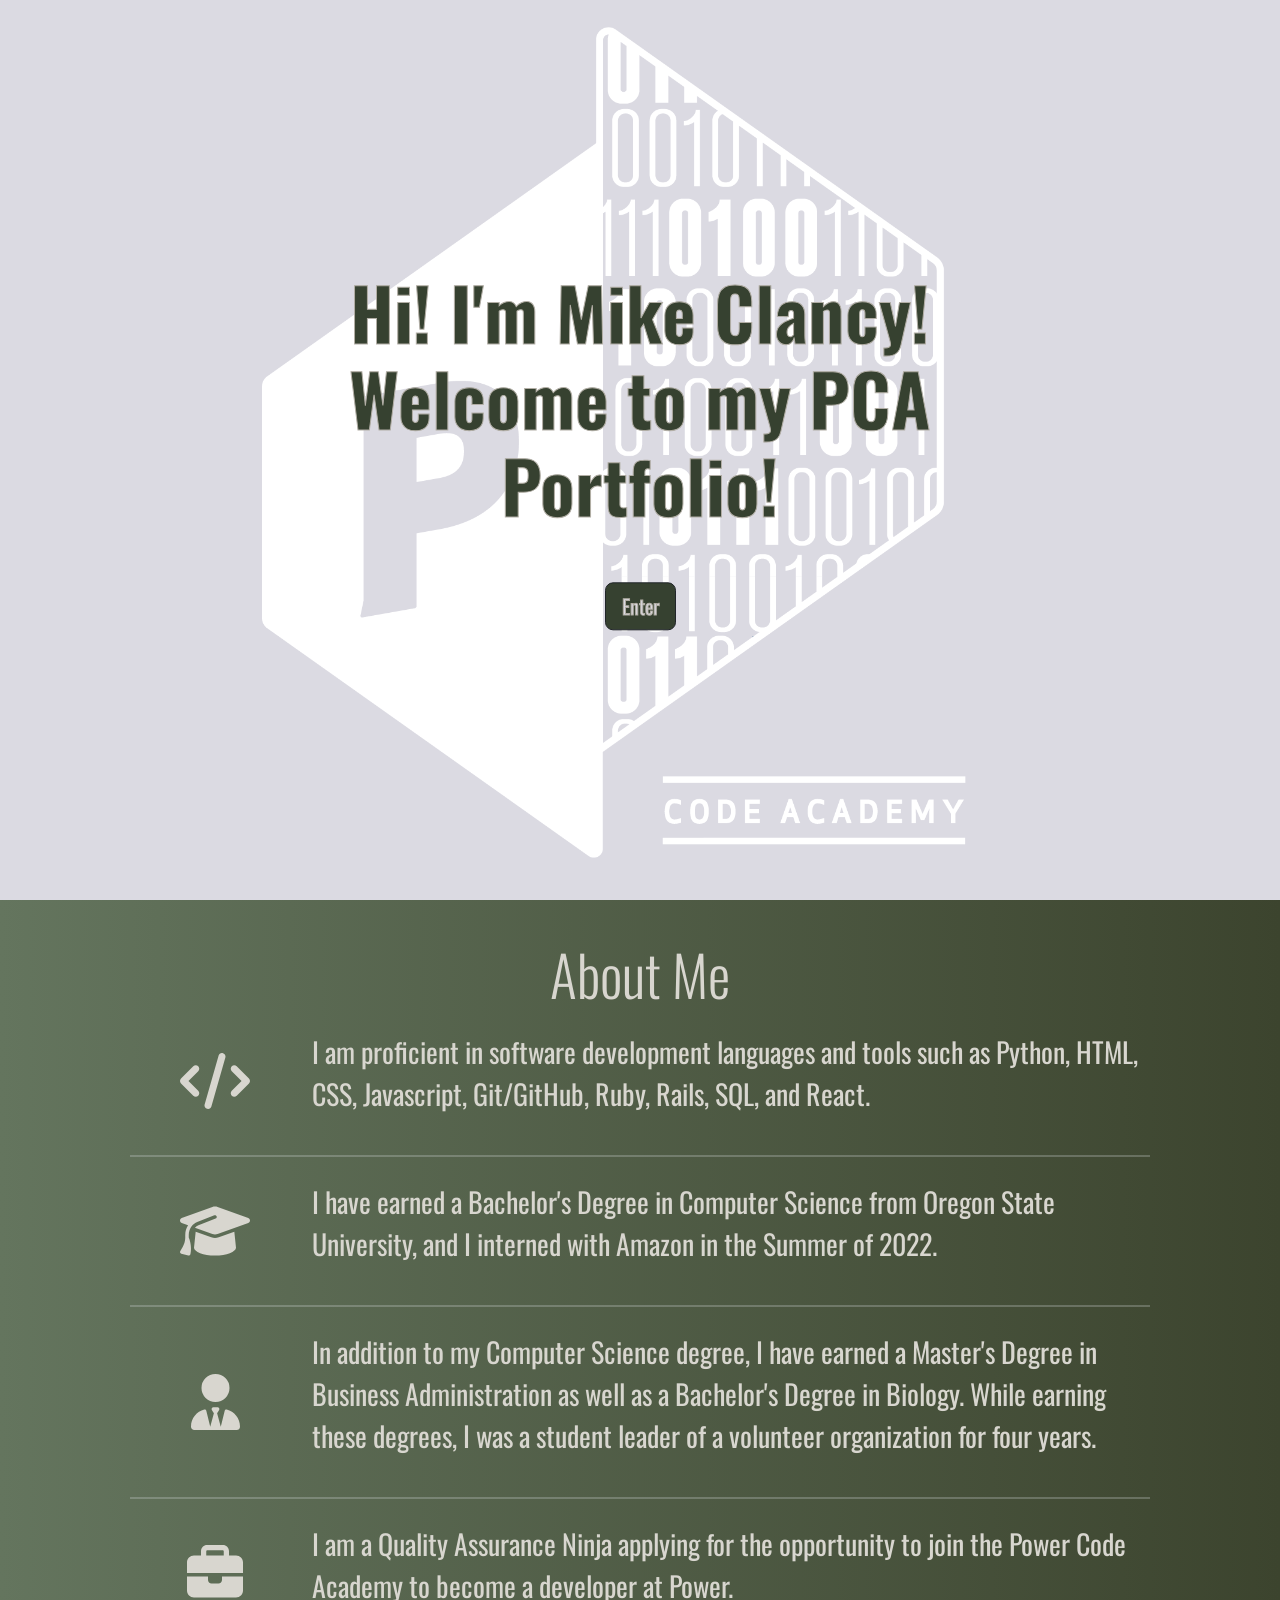
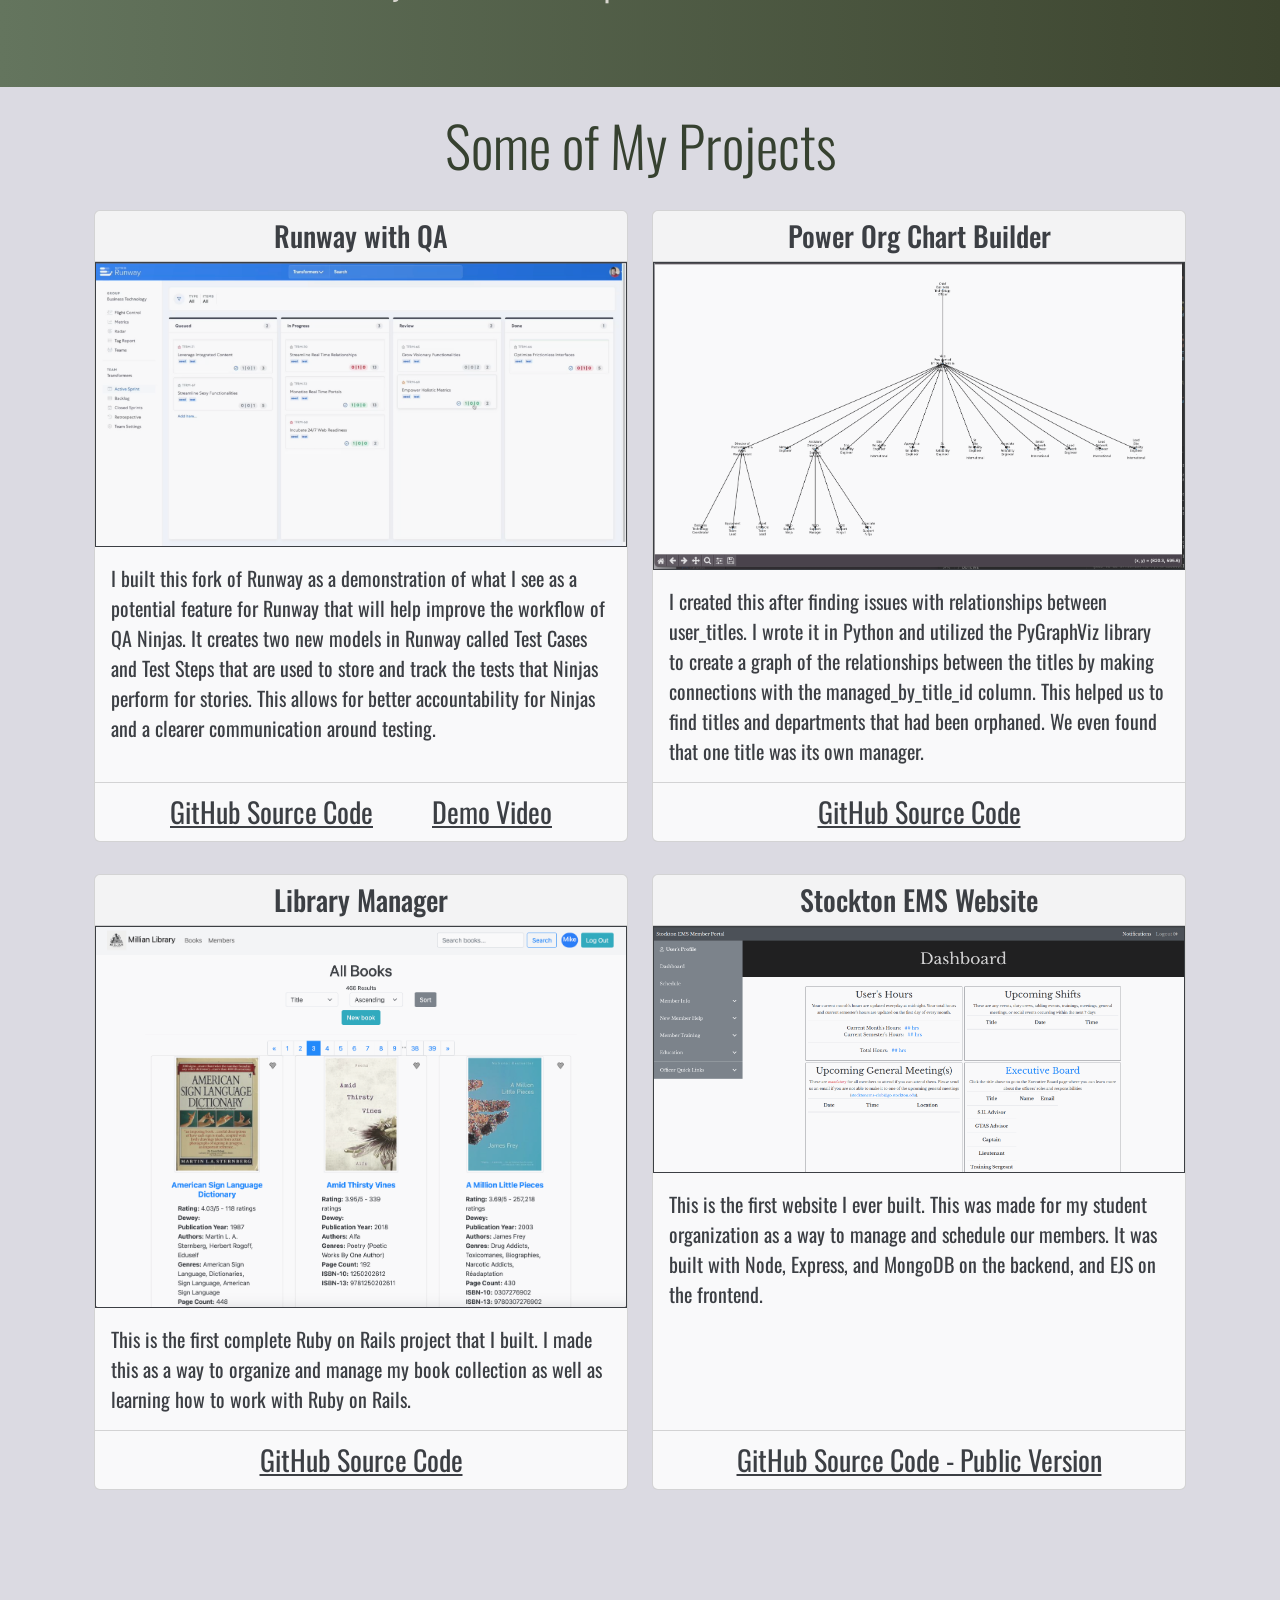
<file: index.html>
<!DOCTYPE html>
<html>

<head>
  <!-- Required meta tags -->
  <meta charset="utf-8">
  <meta name="viewport" content="width=device-width, initial-scale=1, minimum-scale=1, maximum-scale=1">
  <!-- Bootstrap CSS -->
  <link href="https://cdn.jsdelivr.net/npm/bootstrap@5.3.3/dist/css/bootstrap.min.css" rel="stylesheet" integrity="sha384-QWTKZyjpPEjISv5WaRU9OFeRpok6YctnYmDr5pNlyT2bRjXh0JMhjY6hW+ALEwIH" crossorigin="anonymous">
  <link rel="preconnect" href="https://fonts.gstatic.com">
  <link href="https://fonts.googleapis.com/css2?family=Oswald:wght@400;700&display=swap" rel="stylesheet">
  <link rel="stylesheet" href="https://use.fontawesome.com/releases/v5.15.3/css/all.css" integrity="sha384-SZXxX4whJ79/gErwcOYf+zWLeJdY/qpuqC4cAa9rOGUstPomtqpuNWT9wdPEn2fk" crossorigin="anonymous">
  <title>Portfolio - Mike Clancy</title>
  <link rel="icon" href="./img/favicon.ico" type="image/x-icon">
  <link rel="stylesheet" href="./style/style.css" type="text/css">
</head>

<body>
  <div class="">
    <div class="">
      <!-- Page content -->
      <main role="main" class="">
        <div class="jumbotron fade-in" id="welcome">
          <h1 class="position-absolute top-50 start-50 translate-middle text-center display-2 fw-bold fade-in-slower">
            Hi! I'm Mike Clancy!
            <br>
            Welcome to my PCA Portfolio!
            <br>
            <div class="text-center">
              <a href="#about" class="btn btn-lg btn-dark mt-5">Enter</a>
            </div>
          </h1>
        </div>
        <!-- About Me -->
        <section id="about">
          <div class="container p-4">
            <div class="scroll-fade py-3">
              <h2 class="text-center display-4">About Me</h2>
              <div class="fs-3">
                <div class="container">
                  <div class="row m-4 d-flex align-items-center">
                    <div class="col-2 text-center">
                      <svg xmlns="http://www.w3.org/2000/svg" height="2em" viewBox="0 0 640 512">
                        <path fill="#d8d6cf" d="M392.8 1.2c-17-4.9-34.7 5-39.6 22l-128 448c-4.9 17 5 34.7 22 39.6s34.7-5 39.6-22l128-448c4.9-17-5-34.7-22-39.6zm80.6 120.1c-12.5 12.5-12.5 32.8 0 45.3L562.7 256l-89.4 89.4c-12.5 12.5-12.5 32.8 0 45.3s32.8 12.5 45.3 0l112-112c12.5-12.5 12.5-32.8 0-45.3l-112-112c-12.5-12.5-32.8-12.5-45.3 0zm-306.7 0c-12.5-12.5-32.8-12.5-45.3 0l-112 112c-12.5 12.5-12.5 32.8 0 45.3l112 112c12.5 12.5 32.8 12.5 45.3 0s12.5-32.8 0-45.3L77.3 256l89.4-89.4c12.5-12.5 12.5-32.8 0-45.3z" />
                      </svg>
                    </div>
                    <div class="col">
                      <p>I am proficient in software development languages and tools such as Python, HTML, CSS, Javascript, Git/GitHub, Ruby, Rails, SQL, and React.</p>
                    </div>
                  </div>
                  <hr class="border border-1 m-4">
                  <div class="row m-4 d-flex align-items-center">
                    <div class="col-2 text-center">
                      <svg xmlns="http://www.w3.org/2000/svg" height="2em" viewBox="0 0 640 512">
                        <path fill="#d8d6cf" d="M320 32c-8.1 0-16.1 1.4-23.7 4.1L15.8 137.4C6.3 140.9 0 149.9 0 160s6.3 19.1 15.8 22.6l57.9 20.9C57.3 229.3 48 259.8 48 291.9v28.1c0 28.4-10.8 57.7-22.3 80.8c-6.5 13-13.9 25.8-22.5 37.6C0 442.7-.9 448.3 .9 453.4s6 8.9 11.2 10.2l64 16c4.2 1.1 8.7 .3 12.4-2s6.3-6.1 7.1-10.4c8.6-42.8 4.3-81.2-2.1-108.7C90.3 344.3 86 329.8 80 316.5V291.9c0-30.2 10.2-58.7 27.9-81.5c12.9-15.5 29.6-28 49.2-35.7l157-61.7c8.2-3.2 17.5 .8 20.7 9s-.8 17.5-9 20.7l-157 61.7c-12.4 4.9-23.3 12.4-32.2 21.6l159.6 57.6c7.6 2.7 15.6 4.1 23.7 4.1s16.1-1.4 23.7-4.1L624.2 182.6c9.5-3.4 15.8-12.5 15.8-22.6s-6.3-19.1-15.8-22.6L343.7 36.1C336.1 33.4 328.1 32 320 32zM128 408c0 35.3 86 72 192 72s192-36.7 192-72L496.7 262.6 354.5 314c-11.1 4-22.8 6-34.5 6s-23.5-2-34.5-6L143.3 262.6 128 408z" />
                      </svg>
                    </div>
                    <div class="col">
                      <p>I have earned a Bachelor's Degree in Computer Science from Oregon State University, and I interned with Amazon in the Summer of 2022.</p>
                    </div>
                  </div>
                  <hr class="border border-1 m-4">
                  <div class="row m-4 d-flex align-items-center">
                    <div class="col-2 text-center">
                      <svg xmlns="http://www.w3.org/2000/svg" height="2em" viewBox="0 0 448 512">
                        <path fill="#d8d6cf" d="M224 256A128 128 0 1 1 224 0a128 128 0 1 1 0 256zM209.1 359.2l-18.6-31c-6.4-10.7 1.3-24.2 13.7-24.2H224h19.7c12.4 0 20.1 13.6 13.7 24.2l-18.6 31 33.4 123.9 36-146.9c2-8.1 9.8-13.4 17.9-11.3c70.1 17.6 121.9 81 121.9 156.4c0 17-13.8 30.7-30.7 30.7H285.5c-2.1 0-4-.4-5.8-1.1l.3 1.1H168l.3-1.1c-1.8 .7-3.8 1.1-5.8 1.1H30.7C13.8 512 0 498.2 0 481.3c0-75.5 51.9-138.9 121.9-156.4c8.1-2 15.9 3.3 17.9 11.3l36 146.9 33.4-123.9z" />
                      </svg>
                    </div>
                    <div class="col">
                      <p>In addition to my Computer Science degree, I have earned a Master's Degree in Business Administration as well as a Bachelor's Degree in Biology. While earning these degrees, I was a student leader of a volunteer organization for four years.</p>
                    </div>
                  </div>
                  <hr class="border border-1 m-4">
                  <div class="row m-4 d-flex align-items-center">
                    <div class="col-2 text-center">
                      <svg xmlns="http://www.w3.org/2000/svg" height="2em" viewBox="0 0 512 512">
                        <path fill="#d8d6cf" d="M184 48H328c4.4 0 8 3.6 8 8V96H176V56c0-4.4 3.6-8 8-8zm-56 8V96H64C28.7 96 0 124.7 0 160v96H192 320 512V160c0-35.3-28.7-64-64-64H384V56c0-30.9-25.1-56-56-56H184c-30.9 0-56 25.1-56 56zM512 288H320v32c0 17.7-14.3 32-32 32H224c-17.7 0-32-14.3-32-32V288H0V416c0 35.3 28.7 64 64 64H448c35.3 0 64-28.7 64-64V288z" />
                      </svg>
                    </div>
                    <div class="col">
                      <p>I am a Quality Assurance Ninja applying for the opportunity to join the Power Code Academy to become a developer at Power.</p>
                    </div>
                  </div>
                </div>
              </div>
            </div>
          </div>
    </div>
    </section>
    <!-- Projects -->
    <section id="projects">
      <div class="container p-4">
        <div>
          <h2 class="section-title text-center display-4 scroll-fade">
            Some of My Projects
          </h2>
          <!-- Start Project Row -->
          <div class="row row-cols-1 row-cols-lg-2 g-4 my-2">
            <!-- Runway with QA -->
            <div class="col">
              <div class="card h-100 scroll-fade">
                <h3 class="card-header text-center">Runway with QA</h3>
                <div class="card-img-top">
                  <div class="border border-dark">
                    <img class="img-fluid" src="./img/runway.png">
                  </div>
                </div>
                <div class="card-body">
                  <p class="card-text fs-5">
                    I built this fork of Runway as a demonstration of what I see as a potential feature for Runway that will help improve the workflow of QA Ninjas. It creates two new models in Runway called Test Cases and Test Steps that are used to store and track the tests that Ninjas perform for stories. This allows for better accountability for Ninjas and a clearer communication around testing.
                  </p>
                </div>
                <div class="d-flex justify-content-evenly card-footer bg-transparent">
                  <a target="_blank" class="link-dark fs-3" href="https://github.com/mclancy96/runway_with_qa">
                    GitHub Source Code
                  </a>
                  <a target="_blank" class="link-dark fs-3" href="https://cloud.powerhrg.com/s/L4xzRfWappnSaYN">
                    Demo Video
                  </a>
                </div>
              </div>
            </div>
            <!-- Org Chart -->
            <div class="col">
              <div class="card h-100 scroll-fade">
                <h3 class="card-header text-center">Power Org Chart Builder</h3>
                <div class="card-img-top">
                  <div class="border border-dark">
                    <img class="img-fluid" src="./img/org_chart.png">
                  </div>
                </div>
                <div class="card-body">
                  <p class="card-text fs-5">
                    I created this after finding issues with relationships between user_titles. I wrote it in Python and utilized the PyGraphViz library to create a graph of the relationships between the titles by making connections with the managed_by_title_id column. This helped us to find titles and departments that had been orphaned. We even found that one title was its own manager.
                  </p>
                </div>
                <div class="d-flex justify-content-evenly card-footer bg-transparent">
                  <a target="_blank" class="link-dark fs-3" href="https://github.com/mclancy96/org_chart_builder">
                    GitHub Source Code
                  </a>
                </div>
              </div>
            </div>
          </div>
          <!-- Second Row -->
          <div class="row row-cols-1 row-cols-lg-2 g-4 my-2">
            <!-- Library Manager -->
            <div class="col">
              <div class="card h-100 scroll-fade">
                <h3 class="card-header text-center">Library Manager</h3>
                <div class="card-img-top">
                  <div class="border border-dark">
                    <img class="img-fluid" src="./img/library.png">
                  </div>
                </div>
                <div class="card-body">
                  <p class="card-text fs-5">This is the first complete Ruby on Rails project that I built. I made this as a way to organize and manage my book collection as well as learning how to work with Ruby on Rails.
                  </p>
                </div>
                <div class="d-flex justify-content-evenly card-footer bg-transparent">
                  <a target="_blank" class="link-dark fs-3" href="https://github.com/mclancy96/physical_library">
                    GitHub Source Code
                  </a>
                </div>
              </div>
            </div>
            <!-- SEMS -->
            <div class="col">
              <div class="card h-100 scroll-fade">
                <h3 class="card-header text-center">Stockton EMS Website</h3>
                <div class="card-img-top">
                  <div class="border border-dark">
                    <img class="img-fluid" src="./img/sems_scrnsht.png">
                  </div>
                </div>
                <div class="card-body">
                  <p class="card-text fs-5">This is the first website I ever built. This was made for my student organization as a way to manage and schedule our members. It was built with Node, Express, and MongoDB on the backend, and EJS on the frontend.
                  </p>
                </div>
                <div class="d-flex justify-content-evenly card-footer bg-transparent">
                  <a target="_blank" class="link-dark fs-3" href="https://github.com/mclancy96/SEMS_Member_Portal_Public">
                    GitHub Source Code - Public Version
                  </a>
                </div>
              </div>
            </div>
          </div>
          <!-- Third Row -->
          <div class="row row-cols-1 row-cols-lg-2 g-4 my-2">
            <!-- Jam Sessions -->
            <div class="col">
              <div class="card h-100 scroll-fade">
                <h3 class="card-header text-center">Jam Sessions</h3>
                <div class="card-img-top">
                  <div class="border border-dark">
                    <img class="img-fluid" src="./img/jam_sessions.png">
                  </div>
                </div>
                <div class="card-body">
                  <p class="card-text fs-5">Jam Sessions was a project that myself and two other students worked on in my computer science capstone class. The website is designed to help musicians find other musicians that wanted to make music together or play together. We had regular scrum meetings and biweekly sprint planning to stay on top of our progress. We used Trello to organize our project. It was built using React on the front end and Node on the backend. We used a relational database for storing data.
                  </p>
                </div>
                <div class="d-flex justify-content-evenly card-footer bg-transparent">
                  <a target="_blank" class="link-dark fs-3" href="https://github.com/ltalkington/cs467_jam_session">
                    GitHub Source Code
                  </a>
                </div>
              </div>
            </div>
            <!-- Weather Dashboard -->
            <div class="col">
              <div class="card h-100 scroll-fade d-flex">
                <h3 class="card-header text-center">Weather Dashboard</h3>
                <div class="card-img-top">
                  <div class="border border-dark">
                    <img class="img-fluid" src="./img/wdash_scrnsht.png">
                  </div>
                </div>
                <div class="card-body">
                  <p class="card-text fs-5">This app was built using React on the front end. It takes the zip code entered in to the form and sends a request to the OpenWeather API. The data returned is formatted and sent to the frontend for publishing.</p>
                </div>
                <div class="d-flex justify-content-evenly card-footer bg-transparent">
                  <a target="_blank" class="link-dark fs-3" href="https://github.com/mclancy96/weather-dashboard">
                    GitHub Source Code
                  </a>
                </div>
              </div>
            </div>
          </div>
        </div>
      </div>
    </section>
    <!-- Contact Info -->
    <section class="scroll-fade">
      <div class="footer-top">
        <img class="img-fluid mb-0 pb-0" src="./img/forest_footer.png">
      </div>
      <div id="contact">
        <div class="container text-center p-3 pb-2">
          <div>
            <h2>
              Contact
            </h2>
            <p class="mb-0 pb-2 fs-5">
              Please use the following links to reach out if you have any questions!
            </p>
            <ul class="list-inline fs-5">
              <li class="list-inline-item mx-3">
                <a href="https://github.com/mclancy96" class="white-link" target="_blank">
                  <i class="fab fa-github"></i>
                  <br> GitHub
                </a>
              </li>
              <li class="list-inline-item mx-3">
                <a href="mailto:mike.clancy@powerhrg.com" class="white-link" target="_blank">
                  <i class="fas fa-envelope-open-text"></i>
                  <br> Email
                </a>
              </li>
              <li class="list-inline-item mx-3">
                <a href="https://www.linkedin.com/in/mike-a-clancy/" class="white-link" target="_blank">
                  <i class="fab fa-linkedin"></i>
                  <br> LinkedIn
                </a>
              </li>
            </ul>
          </div>
        </div>
      </div>
    </section>
    </main>
  </div>
  </div>
  <script src="https://cdn.jsdelivr.net/npm/@popperjs/core@2.11.8/dist/umd/popper.min.js" integrity="sha384-I7E8VVD/ismYTF4hNIPjVp/Zjvgyol6VFvRkX/vR+Vc4jQkC+hVqc2pM8ODewa9r" crossorigin="anonymous"></script>
  <script src="https://cdn.jsdelivr.net/npm/bootstrap@5.3.3/dist/js/bootstrap.min.js" integrity="sha384-0pUGZvbkm6XF6gxjEnlmuGrJXVbNuzT9qBBavbLwCsOGabYfZo0T0to5eqruptLy" crossorigin="anonymous"></script>
  <script src="./index.js"></script>
</body>

</html>
</file>
<file: style/style.css>
.cover-container {
  max-width: 100vw;
}

body {
  font-family: "Oswald", sans-serif;
  background-color: #dbdae2;
  color: #364130;
}

.btn-dark {
  background-color: #364130;
  color: #dbdae2;
  -webkit-text-fill-color: #dbdae2;
}

#welcome {
  background-image: url("../img/icons/pca-logo.png");
  background-size: contain;
  background-position: center;
  background-repeat: no-repeat;
  background-blend-mode: color-dodge;
  overflow-x: visible;
  width: 100%;
  top: 0rem;
}

.jumbotron {
  min-height: 100vh;
  height: 100vh;
  display: flex;
  align-items: center;
  border-bottom: 0;
  background-color: rgba(0, 0, 0, 0);
  color: #364130;
  -webkit-text-fill-color: #364130;
  -webkit-text-stroke-width: 1px;
  -webkit-text-stroke-color: #b2aea5;
  padding: 0;
  margin-bottom: 0;
  left: 0;
  bottom: 0;
  right: 0;
  z-index: 1;
}

#about {
  background-image: linear-gradient(to right, #64755e, #3c442e);
  color: #d8d6cf;
}

#contact {
  background-image: linear-gradient(to bottom, #252e29, black);
  color: #b2aea5;
}

footer {
  background-color: #363636;
  color: #b2aea5;
}

.footer-top {
  background-image: url(../img/forest_footer.png);
  background-size: auto;
}

a:hover {
  font-weight: 700;
  animation: blinker 1.3s linear infinite;
  color: red;
}

.white-link {
  color: #b2aea5;
}

@keyframes blinker {
  50% {
    opacity: 0;
  }
}

/* ==================================Fade In Effect============================ */
.fade-in {
  -webkit-animation: fadein 2s; /* Safari, Chrome and Opera > 12.1 */
  -moz-animation: fadein 2s; /* Firefox < 16 */
  -ms-animation: fadein 2s; /* Internet Explorer */
  -o-animation: fadein 2s; /* Opera < 12.1 */
  animation: fadein 2s;
}

@keyframes fadein {
  from {
    opacity: 0;
  }
  to {
    opacity: 1;
  }
}

/* Firefox < 16 */
@-moz-keyframes fadein {
  from {
    opacity: 0;
  }
  to {
    opacity: 1;
  }
}

/* Safari, Chrome and Opera > 12.1 */
@-webkit-keyframes fadein {
  from {
    opacity: 0;
  }
  to {
    opacity: 1;
  }
}

/* Internet Explorer */
@-ms-keyframes fadein {
  from {
    opacity: 0;
  }
  to {
    opacity: 1;
  }
}

/* Opera < 12.1 */
@-o-keyframes fadein {
  from {
    opacity: 0;
  }
  to {
    opacity: 1;
  }
}

/* ================================Fade In Slower ===================================== */
.fade-in-slower {
  -webkit-animation: fadein-slower 4s; /* Safari, Chrome and Opera > 12.1 */
  -moz-animation: fadein-slower 4s; /* Firefox < 16 */
  -ms-animation: fadein-slower 4s; /* Internet Explorer */
  -o-animation: fadein-slower 4s; /* Opera < 12.1 */
  animation: fadein-slower 4s;
}

@keyframes fadein-slower {
  from {
    opacity: 0;
  }
  to {
    opacity: 1;
  }
}

/* Firefox < 16 */
@-moz-keyframes fadein-slower {
  from {
    opacity: 0;
  }
  to {
    opacity: 1;
  }
}

/* Safari, Chrome and Opera > 12.1 */
@-webkit-keyframes fadein-slower {
  from {
    opacity: 0;
  }
  to {
    opacity: 1;
  }
}

/* Internet Explorer */
@-ms-keyframes fadein-slower {
  from {
    opacity: 0;
  }
  to {
    opacity: 1;
  }
}

/* Opera < 12.1 */
@-o-keyframes fadein-slower {
  from {
    opacity: 0;
  }
  to {
    opacity: 1;
  }
}

/* ==========================Scroll Fade 2=============================== */
/* .scroll-fade {
  opacity: 0;
} */
</file>
